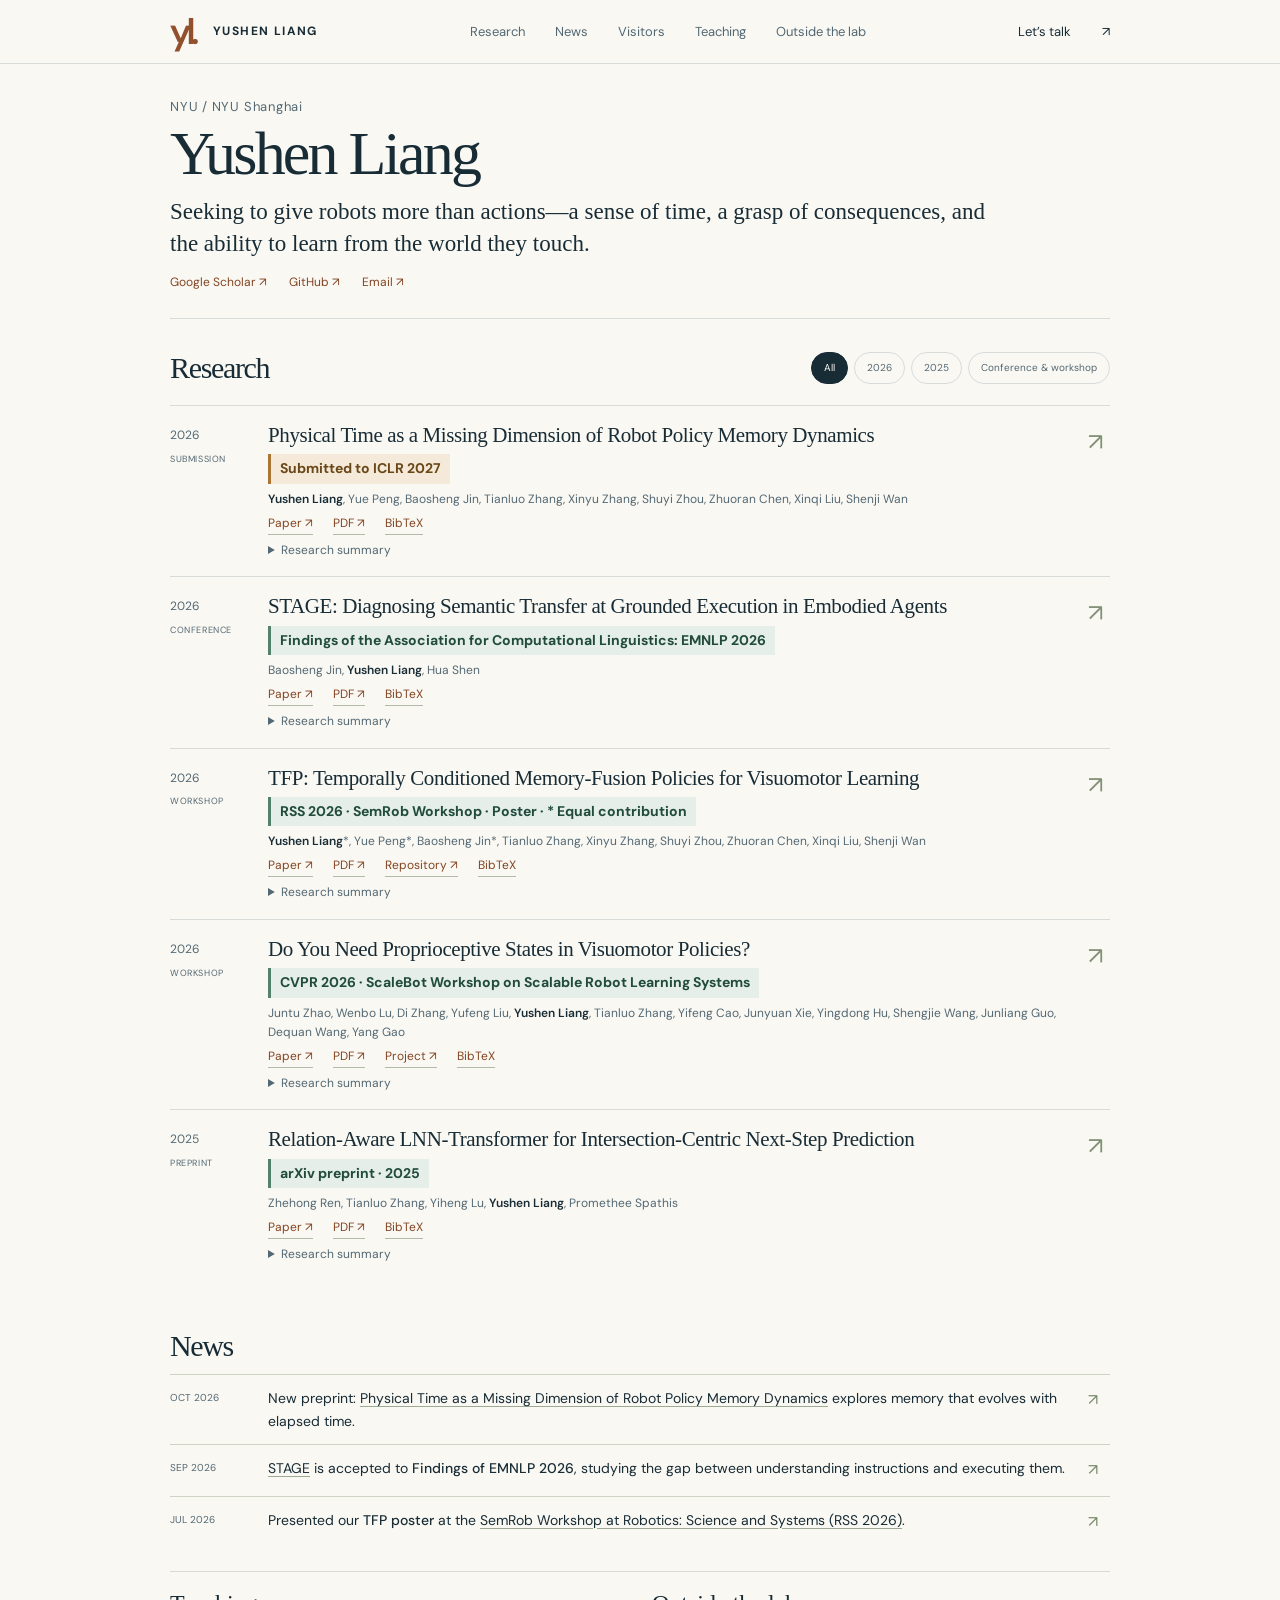
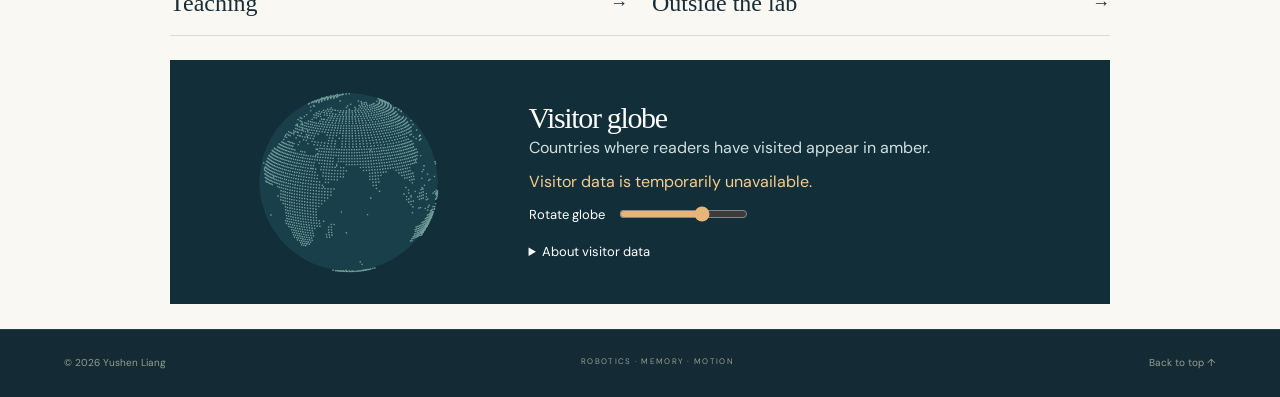
<file: index.html>
<!doctype html>
<html lang="en">
<head>
<meta charset="utf-8"><meta name="viewport" content="width=device-width,initial-scale=1">
<meta name="theme-color" content="#111813"><title>Yushen Liang — Robotics & Embodied Intelligence</title>
<meta name="description" content="Yushen Liang at NYU / NYU Shanghai. Research in robot learning, memory, vision-language-action models, and embodied intelligence.">
<meta property="og:title" content="Yushen Liang — Intelligence, in motion."><meta property="og:description" content="Research in robot learning, temporal memory, and embodied intelligence."><meta property="og:type" content="website"><meta property="og:url" content="https://mirage415.github.io/">
<link rel="canonical" href="https://mirage415.github.io/"><link rel="icon" href="favicon.svg" type="image/svg+xml"><link rel="stylesheet" href="style.css?v=notes1"><script src="script.js?v=venues2" defer></script><script src="atlas.js" defer></script>
</head>
<body>
<a class="skip" href="#research">Skip to research</a>
<header><a class="brand" href="#home" aria-label="Yushen Liang home"><span class="monogram">yl.</span><span>YUSHEN LIANG</span></a><nav aria-label="Main navigation"><a href="#research">Research</a><a href="#news">News</a><a href="#visitors">Visitors</a><a href="teaching.html">Teaching</a><a href="outside-the-lab.html">Outside the lab</a></nav><a class="contact-nav" href="mailto:yl11949@nyu.edu">Let’s talk <span>↗</span></a></header>
<main>
<section class="profile" id="home"><div><p class="kicker">NYU / NYU Shanghai</p><h1>Yushen Liang</h1><p class="lead">Seeking to give robots more than actions—a sense of time, a grasp of consequences, and the ability to learn from the world they touch.</p><div class="socials"><a href="https://scholar.google.com/citations?user=L-SPBtUAAAAJ">Google Scholar ↗</a><a href="https://github.com/Mirage415">GitHub ↗</a><a href="mailto:yl11949@nyu.edu">Email ↗</a></div></div></section><section class="section research" id="research"><div class="publications-heading"><h3>Research</h3><div class="filters" role="group" aria-label="Filter publications"><button class="active" data-filter="all" aria-pressed="true">All</button><button data-filter="2026" aria-pressed="false">2026</button><button data-filter="2025" aria-pressed="false">2025</button><button data-filter="peer" aria-pressed="false">Conference & workshop</button></div></div>
<div id="papers"><article id="physical-time" class="paper" data-year="2026" data-peer="false"><div class="paper-year">2026<span>SUBMISSION</span></div><div><h3><a href="https://arxiv.org/abs/2610.20524" target="_blank" rel="noopener noreferrer">Physical Time as a Missing Dimension of Robot Policy Memory Dynamics</a></h3><p class="venue">Submitted to ICLR 2027</p><p class="authors"><strong>Yushen Liang</strong>, Yue Peng, Baosheng Jin, Tianluo Zhang, Xinyu Zhang, Shuyi Zhou, Zhuoran Chen, Xinqi Liu, Shenji Wan</p><div class="paper-links"><a href="https://arxiv.org/abs/2610.20524" target="_blank" rel="noopener noreferrer">Paper ↗</a><a href="https://arxiv.org/pdf/2610.20524" target="_blank" rel="noopener noreferrer">PDF ↗</a><button class="cite" data-index="0" aria-label="Show BibTeX for Physical Time as a Missing Dimension of Robot Policy Memory Dynamics">BibTeX</button></div><details><summary>Research summary</summary><p>Temporal Flow Policy treats robot memory as a state that evolves over measured physical time. It combines retained history with elapsed intervals to condition diffusion and flow-matching policies, supporting timing-sensitive behavior and memory through occlusion.</p></details></div><a class="paper-arrow" href="https://arxiv.org/abs/2610.20524" aria-label="Read Physical Time as a Missing Dimension of Robot Policy Memory Dynamics">↗</a></article><article class="paper" data-year="2026" data-peer="true"><div class="paper-year">2026<span>CONFERENCE</span></div><div><h3><a href="https://arxiv.org/abs/2609.13458" target="_blank" rel="noopener noreferrer">STAGE: Diagnosing Semantic Transfer at Grounded Execution in Embodied Agents</a></h3><p class="venue">Findings of the Association for Computational Linguistics: EMNLP 2026</p><p class="authors">Baosheng Jin, <strong>Yushen Liang</strong>, Hua Shen</p><div class="paper-links"><a href="https://arxiv.org/abs/2609.13458" target="_blank" rel="noopener noreferrer">Paper ↗</a><a href="https://arxiv.org/pdf/2609.13458" target="_blank" rel="noopener noreferrer">PDF ↗</a><button class="cite" data-index="1" aria-label="Show BibTeX for STAGE: Diagnosing Semantic Transfer at Grounded Execution in Embodied Agents">BibTeX</button></div><details><summary>Research summary</summary><p>STAGE examines a semantic-action gap: an embodied agent may recover the meaning of an instruction without reflecting it in its actions. SAT-Bench tests this gap with fixed-observation counterfactuals; VISA provides a lightweight interface for more instruction-consistent execution.</p></details></div><a class="paper-arrow" href="https://arxiv.org/abs/2609.13458" aria-label="Read STAGE: Diagnosing Semantic Transfer at Grounded Execution in Embodied Agents">↗</a></article><article class="paper" data-year="2026" data-peer="true"><div class="paper-year">2026<span>WORKSHOP</span></div><div><h3><a href="https://arxiv.org/abs/2607.08283" target="_blank" rel="noopener noreferrer">TFP: Temporally Conditioned Memory-Fusion Policies for Visuomotor Learning</a></h3><p class="venue">RSS 2026 · SemRob Workshop · Poster · * Equal contribution</p><p class="authors"><strong>Yushen Liang</strong>*, Yue Peng*, Baosheng Jin*, Tianluo Zhang, Xinyu Zhang, Shuyi Zhou, Zhuoran Chen, Xinqi Liu, Shenji Wan</p><div class="paper-links"><a href="https://arxiv.org/abs/2607.08283" target="_blank" rel="noopener noreferrer">Paper ↗</a><a href="https://arxiv.org/pdf/2607.08283" target="_blank" rel="noopener noreferrer">PDF ↗</a><a href="https://github.com/Mirage415/TFP-Temporally-conditioned-Memory-Fusion-Policies-for-Visuomotor-Learning" target="_blank" rel="noopener noreferrer">Repository ↗</a><button class="cite" data-index="2" aria-label="Show BibTeX for TFP: Temporally Conditioned Memory-Fusion Policies for Visuomotor Learning">BibTeX</button></div><details><summary>Research summary</summary><p>TFP maintains an episode-local task-progress belief using Liquid Time-Constant dynamics and injects it into the action decoder through adaptive modulation. This lets accumulated context influence generated actions during visually ambiguous, occluded, or stage-dependent manipulation.</p></details></div><a class="paper-arrow" href="https://arxiv.org/abs/2607.08283" aria-label="Read TFP: Temporally Conditioned Memory-Fusion Policies for Visuomotor Learning">↗</a></article><article id="state-free-policy" class="paper" data-year="2026" data-peer="true"><div class="paper-year">2026<span>WORKSHOP</span></div><div><h3><a href="https://arxiv.org/abs/2509.18644" target="_blank" rel="noopener noreferrer">Do You Need Proprioceptive States in Visuomotor Policies?</a></h3><p class="venue">CVPR 2026 · ScaleBot Workshop on Scalable Robot Learning Systems</p><p class="authors">Juntu Zhao, Wenbo Lu, Di Zhang, Yufeng Liu, <strong>Yushen Liang</strong>, Tianluo Zhang, Yifeng Cao, Junyuan Xie, Yingdong Hu, Shengjie Wang, Junliang Guo, Dequan Wang, Yang Gao</p><div class="paper-links"><a href="https://arxiv.org/abs/2509.18644" target="_blank" rel="noopener noreferrer">Paper ↗</a><a href="https://arxiv.org/pdf/2509.18644" target="_blank" rel="noopener noreferrer">PDF ↗</a><a href="https://statefreepolicy.github.io/" target="_blank" rel="noopener noreferrer">Project ↗</a><button class="cite" data-index="3" aria-label="Show BibTeX for Do You Need Proprioceptive States in Visuomotor Policies?">BibTeX</button></div><details><summary>Research summary</summary><p>This work investigates how proprioceptive inputs can encourage overfitting to training trajectories. State-free policies instead combine task-relevant visual observations with relative end-effector actions to improve spatial generalization and cross-embodiment adaptation.</p></details></div><a class="paper-arrow" href="https://arxiv.org/abs/2509.18644" aria-label="Read Do You Need Proprioceptive States in Visuomotor Policies?">↗</a></article><article class="paper" data-year="2025" data-peer="false"><div class="paper-year">2025<span>PREPRINT</span></div><div><h3><a href="https://arxiv.org/abs/2508.01368" target="_blank" rel="noopener noreferrer">Relation-Aware LNN-Transformer for Intersection-Centric Next-Step Prediction</a></h3><p class="venue">arXiv preprint · 2025</p><p class="authors">Zhehong Ren, Tianluo Zhang, Yiheng Lu, <strong>Yushen Liang</strong>, Promethee Spathis</p><div class="paper-links"><a href="https://arxiv.org/abs/2508.01368" target="_blank" rel="noopener noreferrer">Paper ↗</a><a href="https://arxiv.org/pdf/2508.01368" target="_blank" rel="noopener noreferrer">PDF ↗</a><button class="cite" data-index="4" aria-label="Show BibTeX for Relation-Aware LNN-Transformer for Intersection-Centric Next-Step Prediction">BibTeX</button></div><details><summary>Research summary</summary><p>A road-intersection graph represents movement beyond a fixed set of points of interest. A hybrid continuous-time liquid neural network and relation-aware Transformer models temporal dynamics together with spatial dependencies for next-step location prediction.</p></details></div><a class="paper-arrow" href="https://arxiv.org/abs/2508.01368" aria-label="Read Relation-Aware LNN-Transformer for Intersection-Centric Next-Step Prediction">↗</a></article></div><p id="filter-status" class="sr-only" aria-live="polite"></p>
</section>
<section class="news section" id="news"><div class="section-heading"><div><h2>News</h2></div></div><div class="news-list"><article><time datetime="2026-10">OCT 2026</time><p>New preprint: <a href="https://arxiv.org/abs/2610.20524">Physical Time as a Missing Dimension of Robot Policy Memory Dynamics</a> explores memory that evolves with elapsed time.</p><span>↗</span></article><article><time datetime="2026-09">SEP 2026</time><p><a href="https://arxiv.org/abs/2609.13458">STAGE</a> is accepted to <strong>Findings of EMNLP 2026</strong>, studying the gap between understanding instructions and executing them.</p><span>↗</span></article><article class="news-highlight"><time datetime="2026-07">JUL 2026</time><p>Presented our <strong>TFP poster</strong> at the <a href="https://semrob.github.io/">SemRob Workshop at Robotics: Science and Systems (RSS 2026)</a>.</p><span>↗</span></article></div></section>
<nav class="notes-links" aria-label="More about Yushen"><a id="teaching" href="teaching.html">Teaching <span aria-hidden="true">→</span></a><a id="beyond" href="outside-the-lab.html">Outside the lab <span aria-hidden="true">→</span></a></nav>
<section id="visitors" class="atlas section"><canvas id="earth" width="520" height="360" role="img" aria-label="Globe of visitor countries"></canvas><div><h2>Visitor globe</h2><p>Countries where readers have visited appear in amber.</p><p id="regions" role="status">Loading visitor regions…</p><label>Rotate globe <input id="longitude" type="range" min="-180" max="180" value="60"></label><details><summary>About visitor data</summary><p>This site sends a request to its visitor service on page load. The service stores the requesting IP, approximate country and last visit time. Only country codes are published. A shared connection or VPN may represent several readers.</p></details></div></section></main><footer><span>© <span id="year">2026</span> Yushen Liang</span><span>ROBOTICS · MEMORY · MOTION</span><a href="#home">Back to top ↑</a></footer>
<dialog id="citation-dialog"><div class="dialog-heading"><h2>BibTeX citation</h2><button id="close-citation" aria-label="Close citation">×</button></div><pre id="citation-text"></pre><button id="copy-citation" class="button">Copy citation</button><p id="copy-status" role="status"></p></dialog>
</body></html>
</file>
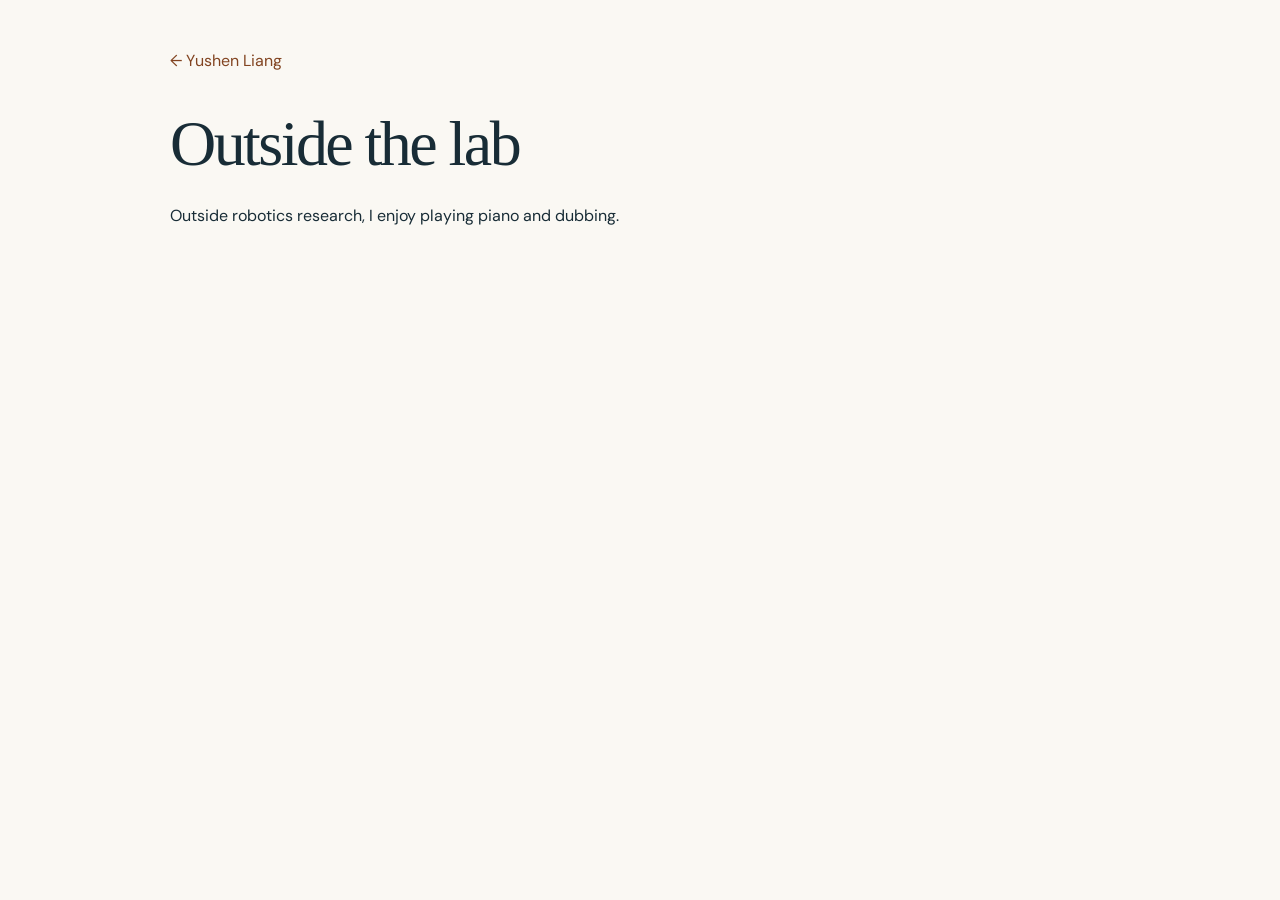
<file: outside-the-lab.html>
<!doctype html>
<html lang="en"><head><meta charset="utf-8"><meta name="viewport" content="width=device-width, initial-scale=1"><title>Outside the lab | Yushen Liang</title><link rel="stylesheet" href="style.css?v=notes1"><link rel="icon" href="favicon.svg"></head>
<body><main class="note-page"><a href="index.html">← Yushen Liang</a><h1>Outside the lab</h1><p>Outside robotics research, I enjoy playing piano and dubbing.</p></main></body></html>
</file>
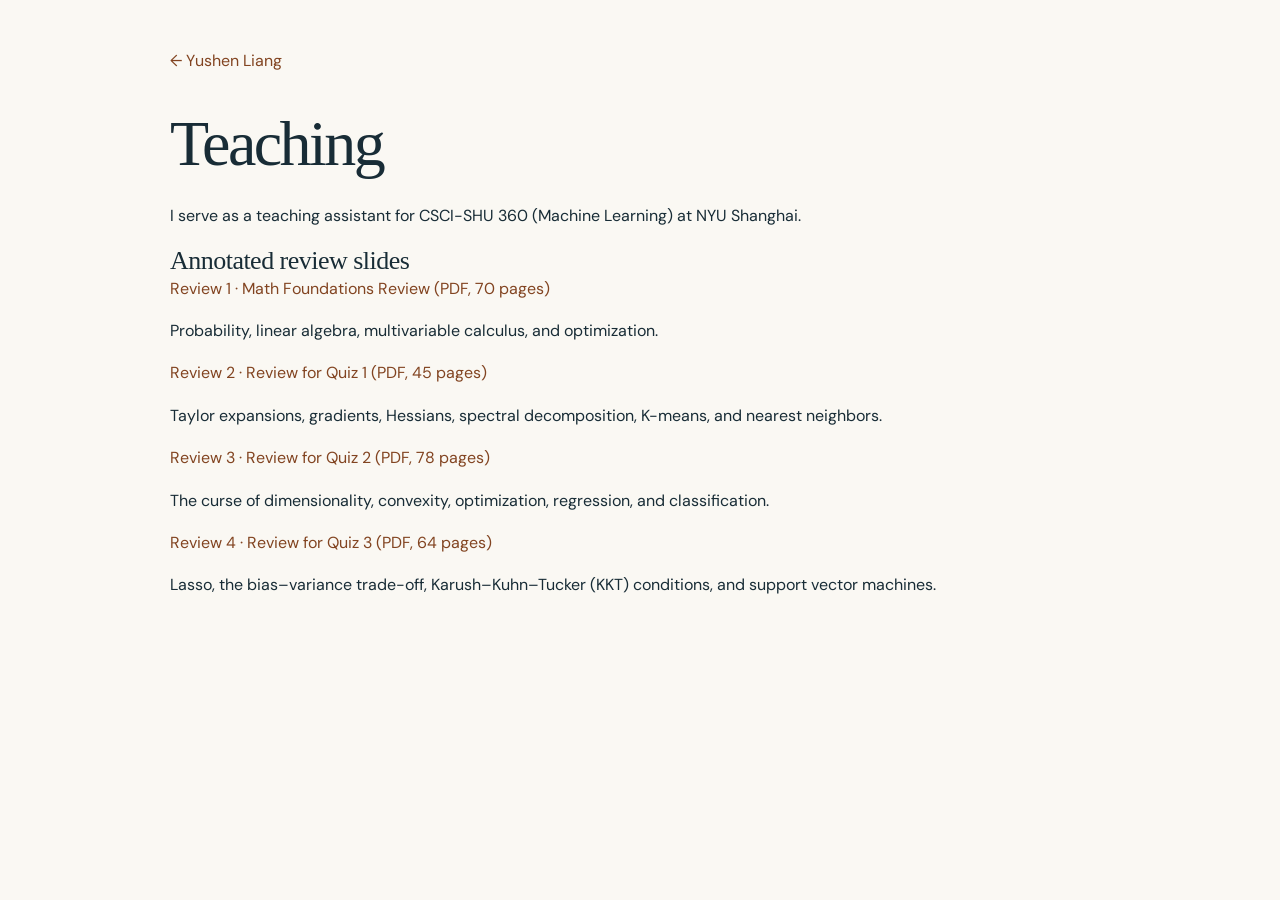
<file: teaching.html>
<!doctype html>
<html lang="en"><head><meta charset="utf-8"><meta name="viewport" content="width=device-width, initial-scale=1"><title>Teaching | Yushen Liang</title><link rel="stylesheet" href="style.css?v=notes1"><link rel="icon" href="favicon.svg"></head>
<body><main class="note-page"><a href="index.html">← Yushen Liang</a><h1>Teaching</h1><p>I serve as a teaching assistant for CSCI-SHU 360 (Machine Learning) at NYU Shanghai.</p>
<section aria-labelledby="reviews">
  <h2 id="reviews">Annotated review slides</h2>
  <p><a href="assets/teaching/math-foundations-review-annotated.pdf">Review 1 · Math Foundations Review (PDF, 70 pages)</a></p>
  <p>Probability, linear algebra, multivariable calculus, and optimization.</p>
  <p><a href="assets/teaching/rev2_annotated.pdf">Review 2 · Review for Quiz 1 (PDF, 45 pages)</a></p>
  <p>Taylor expansions, gradients, Hessians, spectral decomposition, K-means, and nearest neighbors.</p>
  <p><a href="assets/teaching/rev3_annotated.pdf">Review 3 · Review for Quiz 2 (PDF, 78 pages)</a></p>
  <p>The curse of dimensionality, convexity, optimization, regression, and classification.</p>
  <p><a href="assets/teaching/rev4_annotated.pdf">Review 4 · Review for Quiz 3 (PDF, 64 pages)</a></p>
  <p>Lasso, the bias–variance trade-off, Karush–Kuhn–Tucker (KKT) conditions, and support vector machines.</p>
</section></main></body></html>
</file>
<file: style.css>
@import url('https://fonts.googleapis.com/css2?family=DM+Sans:wght@400;450;500;600;700&family=Manrope:wght@400;500;600;650;700;800&display=swap');
:root{--dark:#111813;--paper:#f4f3ed;--ink:#202820;--muted:#626b61;--lime:#c3f56a;--line:#d7dacf;--font:'DM Sans',sans-serif}*{box-sizing:border-box}html{scroll-behavior:smooth;scroll-padding-top:90px}body{margin:0;background:var(--paper);color:var(--ink);font-family:var(--font);font-size:16px;line-height:1.65}a{color:inherit;text-decoration:none}button{font:inherit;cursor:pointer}a,button{ -webkit-tap-highlight-color:transparent}a:focus-visible,button:focus-visible,summary:focus-visible{outline:3px solid #80a73d;outline-offset:5px}::selection{background:var(--lime);color:var(--dark)}header{height:88px;padding:0 5%;display:flex;align-items:center;justify-content:space-between;background:var(--dark);color:var(--paper);border-bottom:1px solid #ffffff17;position:sticky;top:0;z-index:20}.brand{display:flex;gap:18px;align-items:center;font-size:12px;font-weight:700;letter-spacing:1.4px}.monogram{font-size:37px;letter-spacing:-4px;color:var(--lime);font-weight:600;line-height:1}nav{display:flex;gap:30px;font-size:13px;color:#c3c9be}nav a:hover,.contact-nav:hover{color:var(--lime)}.contact-nav{font-size:13px}.contact-nav span{margin-left:28px}.hero{background:var(--dark);color:var(--paper);padding:82px 5% 0;display:grid;grid-template-columns:1.05fr 1fr;position:relative;overflow:hidden}.hero-copy{position:relative;z-index:2;padding:5px 0 76px}.eyebrow{font-size:10px;letter-spacing:1.8px;font-weight:600;margin:0 0 26px}.status-dot{display:inline-block;width:6px;height:6px;border-radius:50%;background:var(--lime);margin-right:8px;box-shadow:0 0 14px #c3f56a50}h1,h2,h3,p{margin-top:0}h1,h2,h3{font-family:'Manrope',sans-serif;font-weight:500}h1{font-size:clamp(58px,6.8vw,104px);line-height:1.03;letter-spacing:-6px;margin-bottom:30px}em{font-style:normal;color:var(--lime)}.intro{max-width:430px;color:#b8c2b4;font-size:18px;line-height:1.65}.intro strong{color:var(--paper);font-weight:500}.affiliation{font-size:12px;color:#8c9b88;margin-bottom:34px}.hero-links{display:flex;align-items:center;gap:28px;font-size:12px}.button{background:var(--lime);color:var(--dark);display:inline-flex;align-items:center;justify-content:space-between;gap:26px;border:0;padding:14px 20px;font-weight:600;font-size:12px}.button:hover{background:#d7ff97}.field{position:relative;min-width:0;align-self:stretch;margin-top:-25px;margin-bottom:34px}.field canvas{width:100%;height:100%;position:absolute;inset:0}.field-top,.field-bottom{position:absolute;left:6%;right:0;display:flex;justify-content:space-between;color:#90a185;font-size:9px;letter-spacing:1px}.field-top{top:0}.cross{font-size:22px}.field-bottom{bottom:8px;align-items:flex-end}.field-bottom small{font-size:9px;letter-spacing:0;color:#71836b}.field-bottom button{font-size:9px;border:1px solid #ffffff24;background:transparent;color:#b8c2b4;padding:6px 10px}.hero-footer{grid-column:1/-1;display:flex;justify-content:space-between;border-top:1px solid #ffffff20;padding:20px 0;font-size:9px;letter-spacing:1.5px;color:#97a48f}.section{padding:100px 7%;scroll-margin-top:0}.section-heading{display:flex;justify-content:space-between;align-items:flex-end;gap:40px;margin-bottom:40px}h2{font-size:clamp(36px,4vw,58px);letter-spacing:-2.7px;line-height:1.12;margin-bottom:0}.section-intro{max-width:310px;font-size:14px;color:var(--muted);margin-bottom:3px}.themes{display:flex;gap:35px;border-top:1px solid var(--line);padding:18px 0 35px;font-size:11px;color:var(--muted)}.featured{display:grid;grid-template-columns:1.12fr 1fr;background:#e8ebdf;border:1px solid #dce0d1;min-height:400px}.feature-art{padding:28px;display:flex;flex-direction:column;justify-content:space-between;background:#e1e6d7;overflow:hidden}.figure-label{font-size:9px;letter-spacing:1.6px;margin-bottom:28px}.feature-art img{display:block;width:100%;height:auto;mix-blend-mode:multiply;transition:transform .4s}.feature-art a:hover img{transform:scale(1.03)}.feature-art p{font-size:11px;color:var(--muted);margin:26px 0 0}.feature-copy{padding:36px}.accent{color:#4e6c25;letter-spacing:1px;font-size:9px}.feature-copy h3{font-size:30px;letter-spacing:-1.2px;line-height:1.2;margin-bottom:20px}.feature-copy>p:not(.eyebrow):not(.metric-note){font-size:14px;color:#59634f}.metrics{display:flex;gap:34px;margin:25px 0 12px}.metrics strong{font-size:33px;line-height:1.1;font-weight:500;display:block;letter-spacing:-1px}.metrics strong span{font-size:16px}.metrics small{font-size:10px;color:var(--muted)}.metric-note{font-size:9px;color:var(--muted);max-width:300px}.text-link{display:inline-flex;gap:70px;font-size:12px;font-weight:600;border-bottom:1px solid #889477;padding-bottom:5px}.publications-heading{display:flex;justify-content:space-between;align-items:center;gap:20px;margin:65px 0 20px}.publications-heading h3{font-size:19px;margin:0;letter-spacing:-.5px}.publications-heading h3 span{font-size:11px;color:#7f8b78;margin-left:10px}.filters{display:flex;gap:6px;flex-wrap:wrap}.filters button{font-size:10px;padding:7px 12px;border:1px solid var(--line);background:transparent;border-radius:20px;color:var(--muted)}.filters button.active{background:var(--ink);color:var(--paper);border-color:var(--ink)}.paper{border-top:1px solid var(--line);padding:27px 0;display:grid;grid-template-columns:100px 1fr 26px;gap:24px}.paper-year{font-size:11px;color:var(--muted);padding-top:4px}.paper-year span{display:block;font-size:9px;margin-top:6px;letter-spacing:.6px}.paper h3{font-size:20px;line-height:1.45;letter-spacing:-.4px;margin:0 0 9px;max-width:760px}.paper h3 a:hover{color:#587b2a}.authors{font-size:11px;color:var(--muted);margin-bottom:10px}.authors strong{color:var(--ink);font-weight:600}.venue{font-size:10px;color:#526b3a;font-weight:600;display:inline-block;margin:0 0 13px}.paper-links{display:flex;align-items:center;gap:20px;flex-wrap:wrap;font-size:10px}.paper-links a,.paper-links button{border:0;border-bottom:1px solid #b2bbaa;background:transparent;padding:0;color:var(--ink);font-size:10px}.paper details{font-size:12px;color:var(--muted);margin-top:12px;max-width:740px}.paper summary{cursor:pointer;font-size:10px;width:max-content}.paper details p{padding-top:12px;margin-bottom:0}.paper-arrow{font-size:24px;color:#839077}.paper[hidden]{display:none}.news{background:#e9ece2}.news-list article{display:grid;grid-template-columns:120px 1fr 24px;gap:30px;border-top:1px solid #cdd4c5;padding:24px 0}.news-list time{font-size:10px;color:var(--muted);padding-top:3px}.news-list p{font-size:14px;max-width:800px;margin-bottom:0}.news-list a{text-decoration:underline;text-decoration-color:#9ca993;text-underline-offset:3px}.news-list strong{font-weight:500}.news-list article>span{color:#78886a}.about{display:grid;grid-template-columns:1fr 1fr;gap:90px}.name-mark{font-size:150px;font-weight:500;letter-spacing:-18px;line-height:1;color:#d6dec9;margin-top:44px}.name-mark span{font-size:80px;vertical-align:top;margin-left:14px}.about-copy{padding-top:36px;color:var(--muted);font-size:14px}.large-copy{font-size:25px;color:var(--ink);letter-spacing:-.7px;line-height:1.5}.about-facts{border-top:1px solid var(--line);margin-top:30px}.about-facts>div{display:grid;grid-template-columns:140px 1fr;gap:15px;border-bottom:1px solid var(--line);padding:18px 0}.about-facts small{font-size:9px;letter-spacing:1px;padding-top:4px}.about-facts span{font-size:12px}.socials{display:flex;gap:30px;margin-top:24px;font-size:12px;color:var(--ink)}.beyond{padding-top:35px}.hobbies{display:grid;grid-template-columns:1fr 1fr;gap:24px}.hobbies article{background:#e8ebdf;padding:30px 32px 0;overflow:hidden}.hobby-number{font-size:9px;letter-spacing:1px;color:var(--muted)}.hobbies h3{font-size:30px;letter-spacing:-1px;margin:12px 0 25px}.piano{display:flex;height:95px;gap:4px;transform:translateY(6px);max-width:460px}.piano i{display:block;flex:1;background:var(--paper);border-radius:0 0 3px 3px;position:relative}.piano i:not(:nth-child(3n)):after{content:'';position:absolute;height:60px;width:65%;background:#253222;right:-40%;z-index:1}.wave{height:95px;display:flex;gap:5px;align-items:center;justify-content:center}.wave i{display:block;width:5px;background:#6a8053;border-radius:3px}.contact{background:var(--dark);color:var(--paper);padding-top:80px;padding-bottom:80px}.contact h2{font-size:clamp(40px,5vw,72px);margin-bottom:36px}.contact>a{font-size:18px;border-bottom:1px solid #65735d;padding-bottom:12px;display:inline-flex;gap:100px}.contact>a span{color:var(--lime)}footer{background:var(--dark);color:#94a08d;border-top:1px solid #ffffff17;padding:25px 5%;display:flex;justify-content:space-between;font-size:10px}footer>span:nth-child(2){font-size:8px;letter-spacing:1.3px}dialog{border:1px solid #536347;background:var(--paper);color:var(--ink);max-width:700px;width:90%;padding:28px}dialog::backdrop{background:#071108b8;backdrop-filter:blur(5px)}.dialog-heading{display:flex;justify-content:space-between;align-items:center}.dialog-heading h2{font-size:25px;letter-spacing:-1px}.dialog-heading button{font-size:30px;background:transparent;border:0}pre{white-space:pre-wrap;word-break:break-word;font-size:11px;padding:20px 0}#copy-status{font-size:12px;margin:12px 0 0}.sr-only{position:absolute;width:1px;height:1px;padding:0;margin:-1px;overflow:hidden;clip:rect(0,0,0,0);white-space:nowrap;border:0}.skip{position:fixed;top:-100px;left:20px;background:var(--lime);padding:12px;z-index:100}.skip:focus{top:10px}
@media(min-width:1500px){.section{padding-left:max(7%,calc((100vw - 1280px)/2));padding-right:max(7%,calc((100vw - 1280px)/2))}.hero{padding-left:max(5%,calc((100vw - 1400px)/2));padding-right:max(5%,calc((100vw - 1400px)/2))}}
@media(max-width:1000px){nav{gap:18px}.hero{padding-top:65px}h1{letter-spacing:-4px}.hero-links{gap:16px}.hero-links>a:last-child{font-size:10px}.section{padding:75px 6%}.feature-copy{padding:27px}.publications-heading{align-items:flex-start;flex-direction:column}.about{gap:45px}.field{margin-left:-25px}.themes{gap:20px;font-size:10px}}
@media(max-width:650px){header{height:72px;padding:0 6%;flex-wrap:wrap;align-content:center;gap:8px}.brand{font-size:10px;gap:12px}.monogram{font-size:30px}.contact-nav{font-size:11px}.contact-nav span{margin-left:10px}nav{order:3;width:100%;justify-content:space-between;font-size:10px;gap:12px}.hero{padding:46px 6% 0;grid-template-columns:1fr}.hero-copy{padding-bottom:0}.hero .eyebrow{font-size:8px;letter-spacing:1.2px}h1{font-size:67px;letter-spacing:-4px}.intro{font-size:16px;max-width:340px}.affiliation{margin-bottom:24px}.hero-links{gap:24px}.hero-links>a:last-child{font-size:11px}.field{height:330px;margin:37px 0 20px}.field-top,.field-bottom{left:0}.hero-footer{font-size:7px;letter-spacing:.5px;gap:15px}.section{padding:60px 6%}.section-heading{display:block;margin-bottom:30px}.section-intro{margin-top:20px;max-width:350px}h2{font-size:39px;letter-spacing:-1.8px}.eyebrow{margin-bottom:20px}.themes{flex-wrap:wrap;gap:9px 20px;padding-bottom:23px}.featured{grid-template-columns:1fr}.feature-art{padding:24px;min-height:230px}.feature-copy{padding:27px}.feature-copy h3{font-size:28px}.paper{grid-template-columns:1fr 22px;gap:5px 15px;padding:23px 0}.paper-year{grid-column:1/-1;display:flex;gap:12px;margin-bottom:8px}.paper-year span{margin:0}.paper h3{font-size:18px}.authors{font-size:10px}.paper-arrow{font-size:20px}.news-list article{grid-template-columns:1fr 20px;gap:10px}.news-list time{grid-column:1/-1}.news-list p{font-size:13px}.about{display:block}.about-copy{padding-top:26px}.name-mark{display:none}.large-copy{font-size:23px}.about-facts>div{grid-template-columns:105px 1fr}.hobbies{gap:14px}.hobbies article{padding:20px 17px 0}.hobbies h3{font-size:25px}.hobby-number{font-size:8px}.piano{height:75px}.piano i:not(:nth-child(3n)):after{height:45px}.wave{gap:3px;height:75px}.wave i{width:3px}.contact h2{font-size:39px}.contact>a{font-size:15px;gap:65px}footer{font-size:9px;padding:24px 6%}footer>span:nth-child(2){display:none}}
@media(prefers-reduced-motion:reduce){html{scroll-behavior:auto}*{transition:none!important}}
.teaching{padding-top:20px}.course{display:grid;grid-template-columns:200px 1fr 40px;align-items:center;gap:25px;border-top:1px solid var(--line);border-bottom:1px solid var(--line);padding:28px 0}.course>span{font-size:10px;color:var(--muted);letter-spacing:1px}.course small{font-size:11px;color:var(--muted)}.course h3{font-size:28px;letter-spacing:-1px;margin:4px 0 0}.course .course-symbol{font-size:32px;color:#6b8550}@media(max-width:650px){.course{grid-template-columns:1fr 30px;gap:15px}.course>span:first-child{grid-column:1/-1}.course h3{font-size:25px}}
:root{--paper:#faf8f3;--ink:#182c36;--dark:#142b35;--muted:#536873;--line:#d7dcdb;--lime:#efbd80}header{position:relative;background:var(--paper);color:var(--ink);border-color:var(--line);padding:0 max(5%,calc((100vw - 1080px)/2));height:74px}.brand .monogram{color:#92512e}nav{color:var(--muted)}nav a:hover,.contact-nav:hover{color:#944721}.profile,.section{max-width:1080px;margin:auto;padding:48px 0}.profile{display:grid;grid-template-columns:1.12fr 1fr;align-items:center;gap:60px;padding:68px 0;border-bottom:1px solid var(--line)}.profile h1,.section h2,.publications-heading h3{font-family:Georgia,serif;font-weight:400;letter-spacing:-.045em}.profile h1{font-size:clamp(54px,6vw,88px);margin:0 0 18px}.kicker{color:#90502f;font-size:13px;letter-spacing:.06em;margin:0 0 12px}.profile .lead{font:23px/1.4 Georgia,serif;color:var(--ink)}.profile p{color:var(--muted)}.profile figure{margin:0;border:1px solid var(--line);background:white;padding:16px}.profile img{display:block;width:100%}.profile figcaption{border-top:1px solid var(--line);padding:12px 0 0;font-size:12px}.socials a,.paper-links a,.paper-links button{color:#824421}.publications-heading{margin:0 0 22px}.publications-heading h3,.section h2{font-size:38px}.news{background:transparent}.section-heading{margin-bottom:24px}.paper-year,.authors,.venue,.paper-links a,.paper-links button,.paper summary{font-size:12px}.paper h3{font:24px/1.26 Georgia,serif}.hobbies article{background:#e6eae7}.atlas{display:grid;grid-template-columns:1fr 1fr;align-items:center;gap:30px;background:#122e38;color:#fff;padding:30px;margin-bottom:42px}.atlas canvas{width:100%;height:auto}.atlas summary,.atlas label{font-size:13px}.atlas label{display:flex;align-items:center;gap:12px}.atlas input{accent-color:#e9b477}.atlas details{margin-top:16px}.atlas p{color:#d1dfdf}.atlas #regions{color:#f4cd91}.news-list p,.authors{line-height:1.6}@media(max-width:1170px){.profile,.section{margin-left:6%;margin-right:6%}}@media(max-width:680px){header{height:auto;padding:14px 6%}.profile{grid-template-columns:1fr;gap:26px;padding:38px 0}.profile figure{max-width:480px}.atlas{grid-template-columns:1fr;padding:20px}.section{padding-top:34px;padding-bottom:34px}.publications-heading{margin-top:0}}

/* A shared reading column keeps the profile, publications, and notes aligned. */
.profile, .section, .personal-notes {
  width: min(92%, 940px);
  margin-inline: auto;
}
header {
  padding-inline: max(4%, calc((100vw - 940px) / 2));
  height: 64px;
}
.profile { display: block; padding-block: 32px 26px; }
.profile h1 { font-size: clamp(44px, 5vw, 62px); margin-bottom: 10px; }
.profile .kicker { margin-bottom: 5px; }
.profile p:not(.kicker) { max-width: 72ch; margin-bottom: 0; }
.profile .socials { margin-top: 12px; gap: 22px; }
.section { padding-block: 24px; }
.publications-heading, .section-heading { margin: 0 0 12px; }
.publications-heading h3, .section h2 { font-size: 30px; }
.paper { padding: 16px 0; grid-template-columns: 86px 1fr 22px; gap: 12px; }
.paper h3 { font-size: 21px; margin-bottom: 4px; }
.paper .authors, .paper .venue { margin-bottom: 5px; }
.paper details { margin-top: 6px; }
.news-list article { padding: 12px 0; grid-template-columns: 86px 1fr 22px; gap: 12px; }
.personal-notes { display: grid; grid-template-columns: 1.2fr 1fr; gap: 32px; border-top: 1px solid var(--line); }
.personal-notes .section { width: 100%; margin: 0; }
.course { display: block; padding: 0; border: 0; }
.course h3 { font: 18px Georgia, serif; }
.hobbies { display: flex; gap: 16px; }
.hobbies article { padding: 0; background: none; }
.hobbies h3 { font: 18px Georgia, serif; margin: 0; }
.atlas { grid-template-columns: minmax(200px, 34%) 1fr; padding: 18px 28px; margin-block: 4px 25px; }
.atlas p { margin-bottom: 8px; }
@media(max-width:680px) {
  header { height: auto; }
  .profile, .section, .personal-notes { width: 90%; }
  .paper { grid-template-columns: 1fr 18px; gap: 1px 6px; }
  .news-list article { grid-template-columns: 1fr 14px; gap: 4px; }
  .personal-notes { grid-template-columns: 1fr; gap: 0; }
  .personal-notes .section { padding-block: 16px; }
  .atlas { grid-template-columns: 1fr; gap: 6px; padding: 16px; }
  .atlas canvas { max-width: 300px; margin: auto; }
}

.paper .venue {
  display: table;
  background: #e5eee9;
  color: #204b3d;
  border-left: 3px solid #54816c;
  padding: 3px 9px;
  margin: 6px 0;
  font-size: 14px;
  font-weight: 700;
}
#physical-time .venue { background: #f5ead9; border-color: #aa7535; color: #694718; }

.notes-links, .note-page { width: min(92%, 940px); margin-inline: auto; }
.notes-links { display: grid; grid-template-columns: repeat(2, 1fr); border-block: 1px solid var(--line); margin-bottom: 24px; gap: 24px; }
.notes-links a { display: flex; justify-content: space-between; align-items: center; padding: 18px 0; color: var(--ink); font: 24px Georgia, serif; }
.notes-links a:hover, .note-page a:hover { color: #824421; text-decoration: underline; }
.notes-links span { font: 18px sans-serif; }
.note-page { padding-block: 48px; }
.note-page h1 { font: clamp(40px, 6vw, 64px)/1.2 Georgia, serif; letter-spacing: -.04em; margin: 32px 0 20px; }
.note-page h2 { font: 26px Georgia, serif; letter-spacing: -.02em; }
.note-page a { color: #824421; }
@media(max-width: 600px) { .notes-links { width: 90%; grid-template-columns: 1fr; gap: 0; } }
</file>
